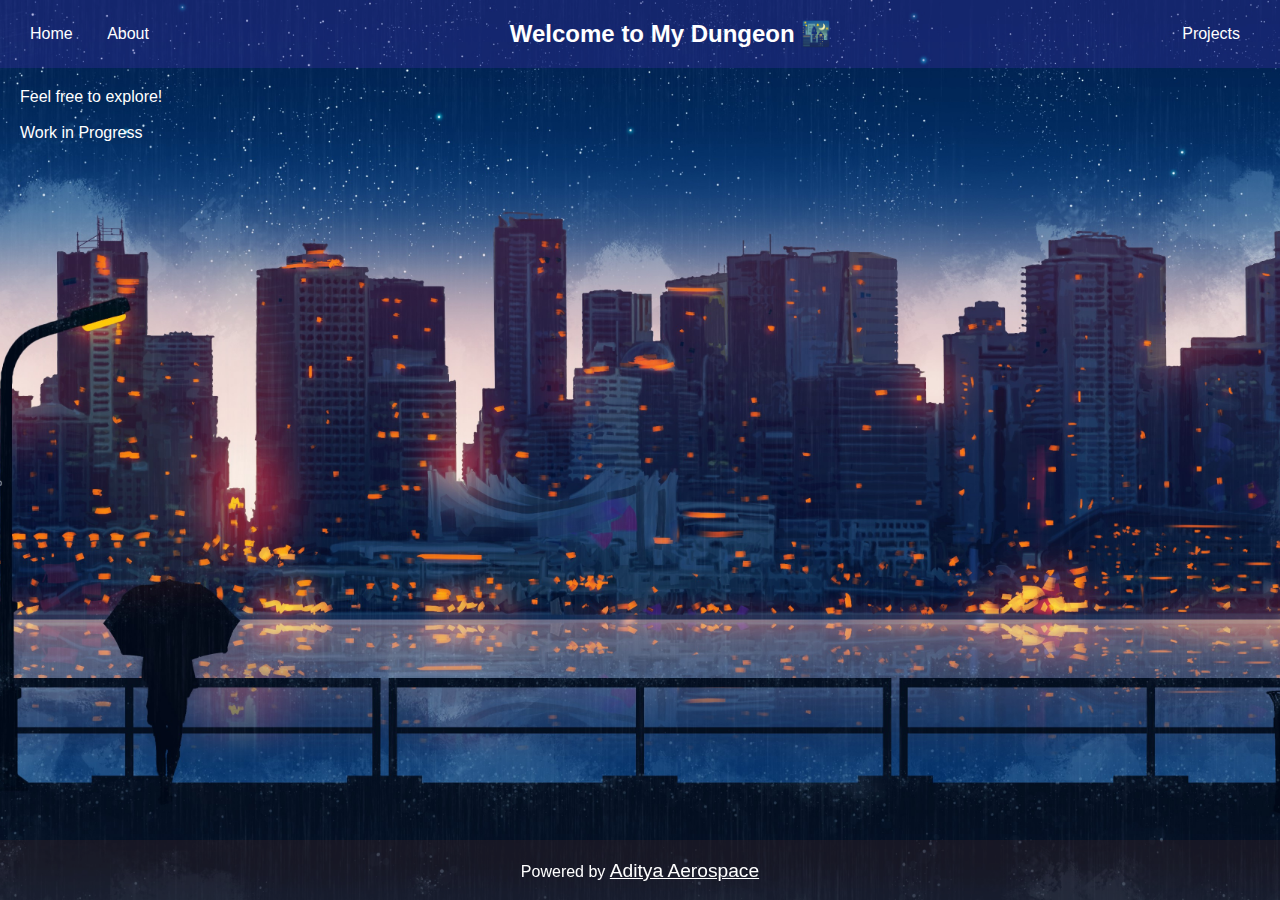
<file: index.html>
<!DOCTYPE html>
<html lang="en">
<head>
    <meta charset="UTF-8">
    <title>My Dungeon</title>
    <link rel="icon" href="ICOs/milky-way.ico" type="image/x-icon">
    <link rel="shortcut icon" href="ICOs/milky-way.ico" type="image/x-icon">
    <link rel="stylesheet" href="styles.css">
</head>
<body>
    <header>
        <div class="left-options">
            <nav>
                <ul>
                    <li><a href="index.html">Home</a></li>
                    <li><a href="about.html">About</a></li>
                </ul>
            </nav>
        </div>
        <h1 class="title"><a href="Mat/mat.html" target="_blank">Welcome to My Dungeon 🌃</a></h1>
        <div class="right-option">
            <nav>
                <ul>
                    <li><a href="Projects.html">Projects</a></li>
                </ul>
            </nav>
        </div>
    </header>
    <main>
        <section id="home">
            <p>Feel free to explore!</p>
            <br>
            <p>Work in Progress</p>
        </section>
    </main>
    <footer>
        <p>Powered by <a href="https://www.youtube.com/channel/UCsmh4j36na1zVXco0dhmU4A" target="_blank">Aditya Aerospace</a></p>
    </footer>
</body>
</html>
</file>
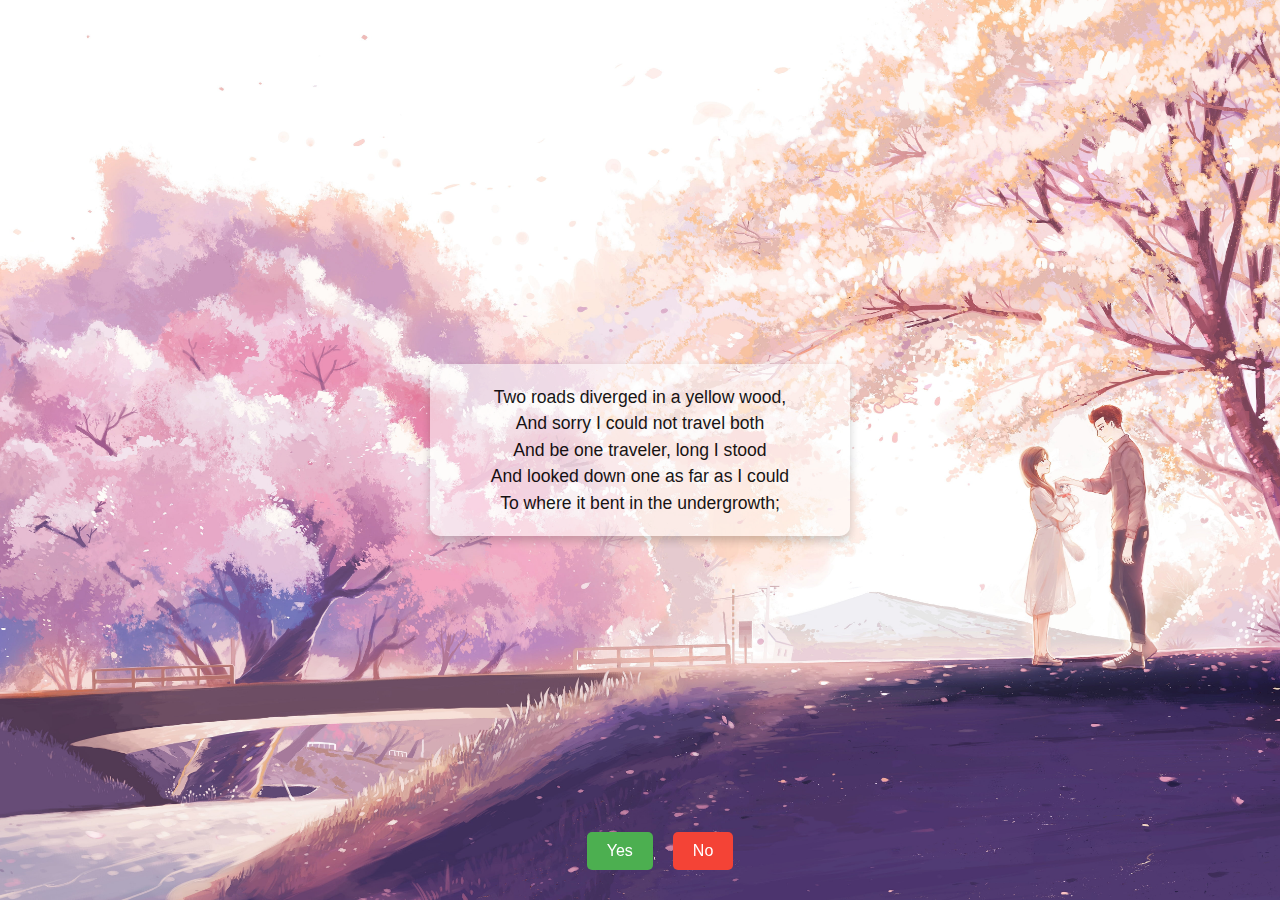
<file: poem/index.html>
<!DOCTYPE html>
<html lang="en">
<head>
    <meta charset="UTF-8">
    <meta name="viewport" content="width=device-width, initial-scale=1.0">
    <title>Poem Page</title>
    <link rel="stylesheet" href="styles.css">
</head>
<body>
    <div class="container">
        <div class="poem-box" id="slide1">
            <p>
                Two roads diverged in a yellow wood,<br>
                And sorry I could not travel both<br>
                And be one traveler, long I stood<br>
                And looked down one as far as I could<br>
                To where it bent in the undergrowth;
            </p>
        </div>
    </div>
    <div class="buttons">
        <button id="yesButton">Yes</button>
        <button id="noButton">No</button>
    </div>
    <div id="thankYouMessage">Thank You!</div> <!-- Glowing message -->
    <script src="script.js"></script>
</body>
</html>
</file>
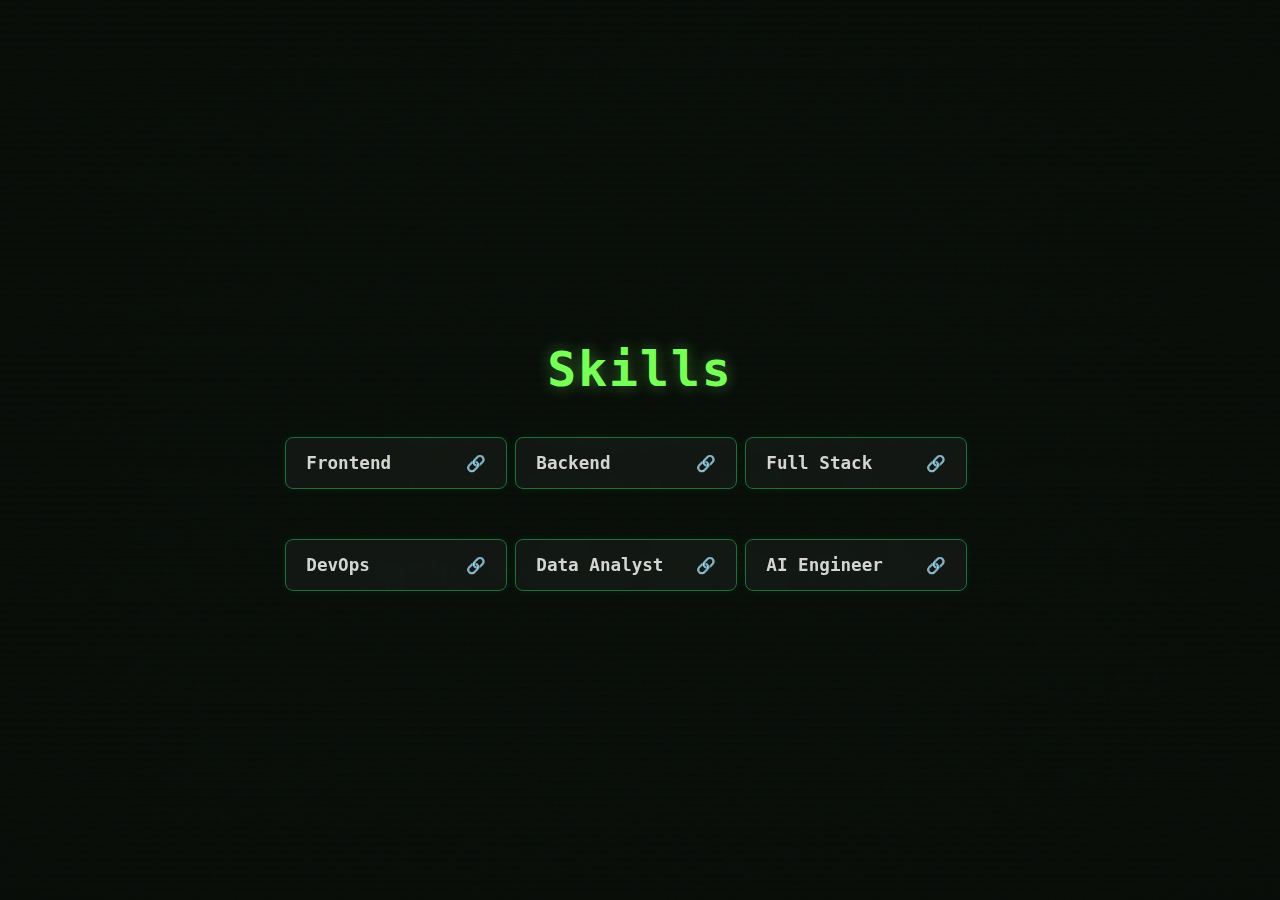
<file: projects/index.html>
<!DOCTYPE html>
<html lang="en">
<head>
    <meta charset="UTF-8">
    <meta name="viewport" content="width=device-width, initial-scale=1.0">
    <title>Skills</title>
    <link rel="stylesheet" href="style.css">
</head>
<body>
    <div class="main">
        <h1 class="title">Skills</h1>
        <div class="container">
            <a href="https://www.google.com" target="_blank" class="grid-item">
                Frontend
                <span class="bookmark-icon">🔗</span>
            </a>
            <a href="https://www.google.com" target="_blank" class="grid-item">
                Backend
                <span class="bookmark-icon">🔗</span>
            </a>
            <a href="https://www.google.com" target="_blank" class="grid-item">
                Full Stack
                <span class="bookmark-icon">🔗</span>
            </a>
            <a href="https://www.google.com" target="_blank" class="grid-item">
                DevOps
                <span class="bookmark-icon">🔗</span>
            </a>
            <a href="https://www.google.com" target="_blank" class="grid-item">
                Data Analyst
                <span class="bookmark-icon">🔗</span>
            </a>
            <a href="https://www.google.com" target="_blank" class="grid-item">
                AI Engineer
                <span class="bookmark-icon">🔗</span>
            </a>
        </div>
    </div>
</body>
</html>
</file>
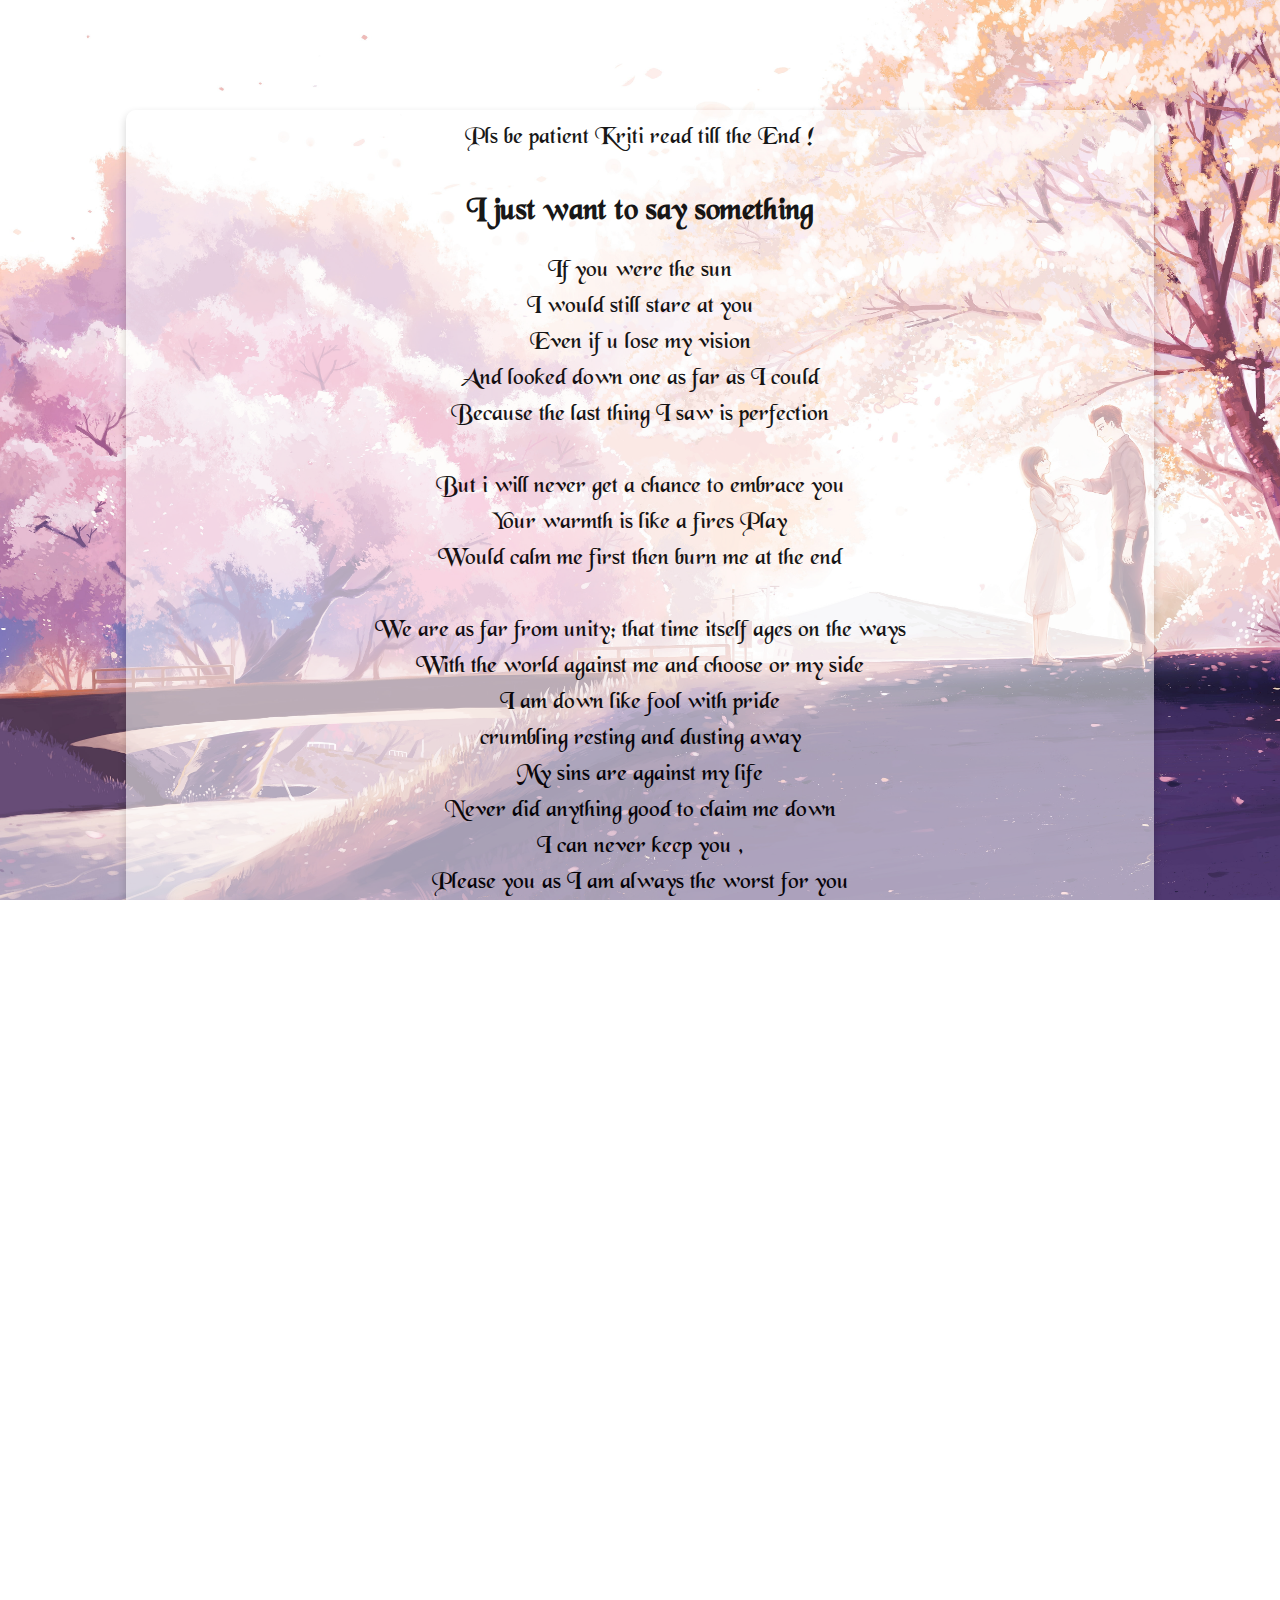
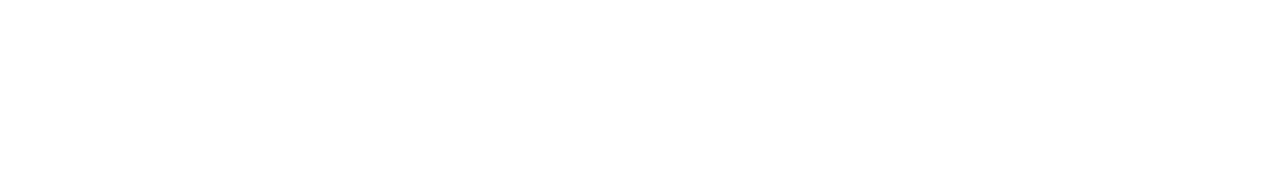
<file: you/index.html>
<!DOCTYPE html>
<html lang="en">
<head>
    <meta charset="UTF-8">
    <meta name="viewport" content="width=device-width, initial-scale=1.0">
    <title>Something to Say</title>
    <link rel="icon" href="heart.ico" type="image/x-icon">
    <link rel="shortcut icon" href="heart.ico" type="image/x-icon">
    <link rel="stylesheet" href="styles.css">
</head>
<body background="background.jpg">

    <div class="container">
        <div class="poem-box" id="slide1">
            <p>Pls be patient Kriti read till the End !<br>
                <br>
            </p>
            <h1>I just want to say something</h1>
            <p>
                If you were the sun<br>
                I would still stare at you<br>
                Even if u lose my vision<br>
                And looked down one as far as I could<br>
                Because the last thing I saw is perfection<br>
                <br>
                But i will never get a chance to embrace you<br>
                Your warmth is like a fires Play<br>
                Would calm me first then burn me at the end<br>
                <br>
                We are as far from unity; that time itself ages on the ways<br>
                With the world against me and choose or my side<br>
                I am down like fool with pride<br>
                crumbling resting and dusting away<br>
                My sins are against my life<br>
                Never did anything good to claim me down<br>
                I can never keep you ,<br>
                Please you as I am always the worst for you<br>
                Fatality follows me<br>
                Happiness never comes near me<br>
                Fearing its own end<br>
                Is something I pretend<br>
                <br>
                <br>
            </p>
            <p>
                I will keep it short and I don't want to waste your time.
                I want to confess something to you. It has been eating me from inside for 3 years.
                Dekho<br>
                I fell in love with you the first time I saw you that was in class 10th. And with God's grace we became friends.
                I did not had the courage to ask you but deep in my heart I praised every small action of yours.
                For me you are the most beautifull person in the world. And The great Artist that ever lived.<br>
                <br>
                I dont want to affect you .. for some people love is like spoiling each other life . I want to spoil you too in such a way that whenever you feel lonely i would be there for you to support you . I want myself to be yours that you can always count on me . I want ki it should be me and you against the problem<br>
                <br>
                For me you will be the Greatest Artist till my death. Will you shape my life for me.<br>
                <br>
                Will you be my Partner for Rest of your Life and shape my future the way you like ??
                <br>
                <br>
                <button id="yesButton">Yes</button>
                <button id="noButton">No</button>
            </p>
        </div>
    </div>
    <script src="script.js"></script>
</body>
</html>
</file>
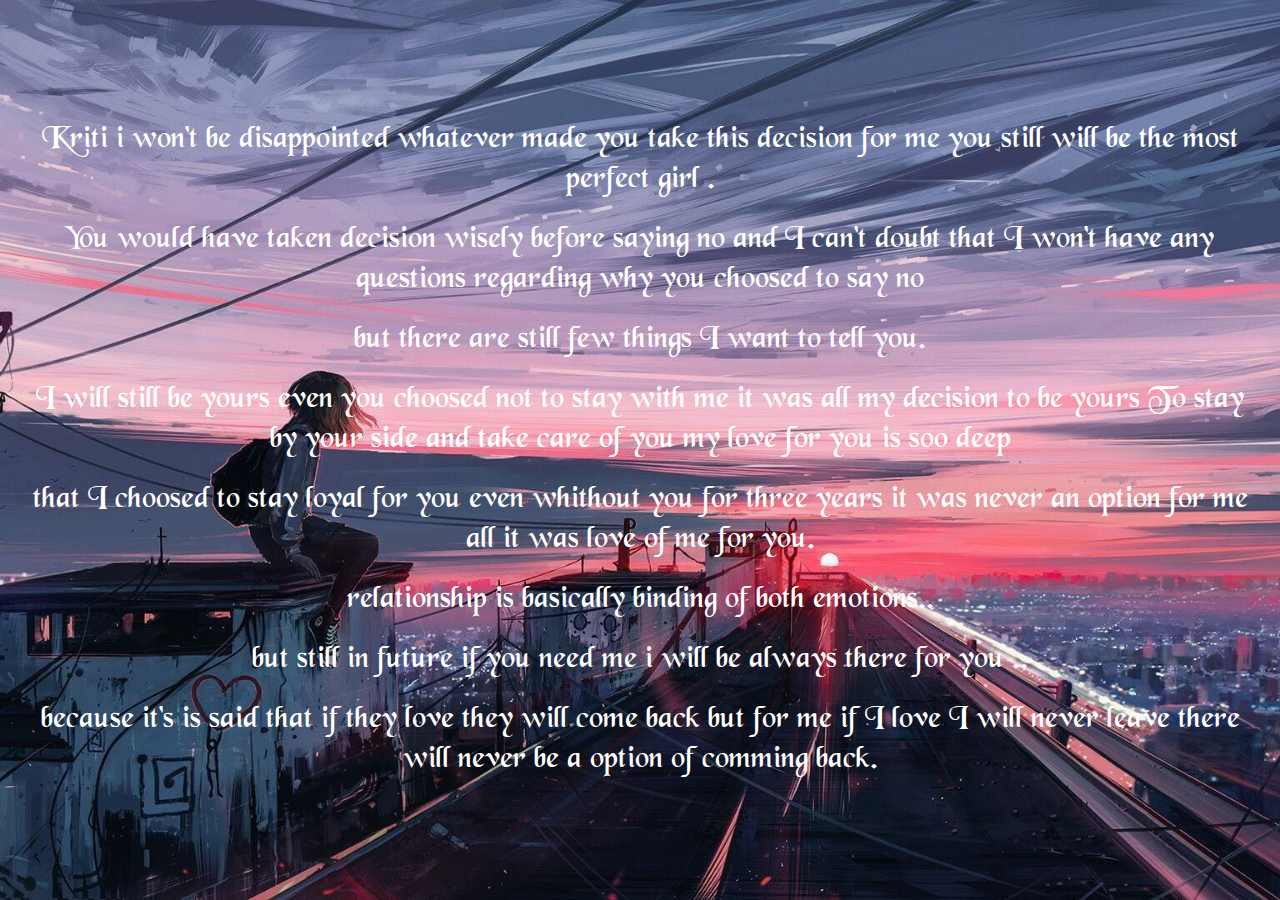
<file: you/no/index.html>
<!DOCTYPE html>
<html lang="en">
<head>
    <meta charset="UTF-8">
    <meta name="viewport" content="width=device-width, initial-scale=1.0">
    <title>This is how our Tale ends</title>
    <link rel="icon" href="ss.ico" type="image/x-icon">
    <link rel="shortcut icon" href="ss.ico" type="image/x-icon">
    <link rel="stylesheet" href="styles.css">
</head>
<body>
    <div class="container">
        <div class="text" id="text">
            <p>Kriti i won't be disappointed whatever made you take this decision for me you still will be the most perfect girl . <br></p>
            <p>You would have taken decision wisely before saying no and I can't doubt that I won't have any questions regarding why you choosed to say no <br></p>
            <p> but there are still few things I want to tell you.<br></p>
            <p> I will still be yours even you choosed not to stay with me it was all my decision to be yours To stay by your side and take care of you my love for you is soo deep <br></p>
            <p> that I  choosed to stay loyal for you even whithout you for three years it was never an option for me all it was love of me for you.<br></p>
            <p> relationship is basically binding of both emotions.. <br></p>
            <p> but still in future if you need me i will be always there for you .. <br></p>
            <p> because it's is said that if they love they will come back but for me if I love I will never leave there will never be a option of comming back.</p>
        </div>
    </div>
    <script src="script.js"></script>
</body>
</html>
</file>
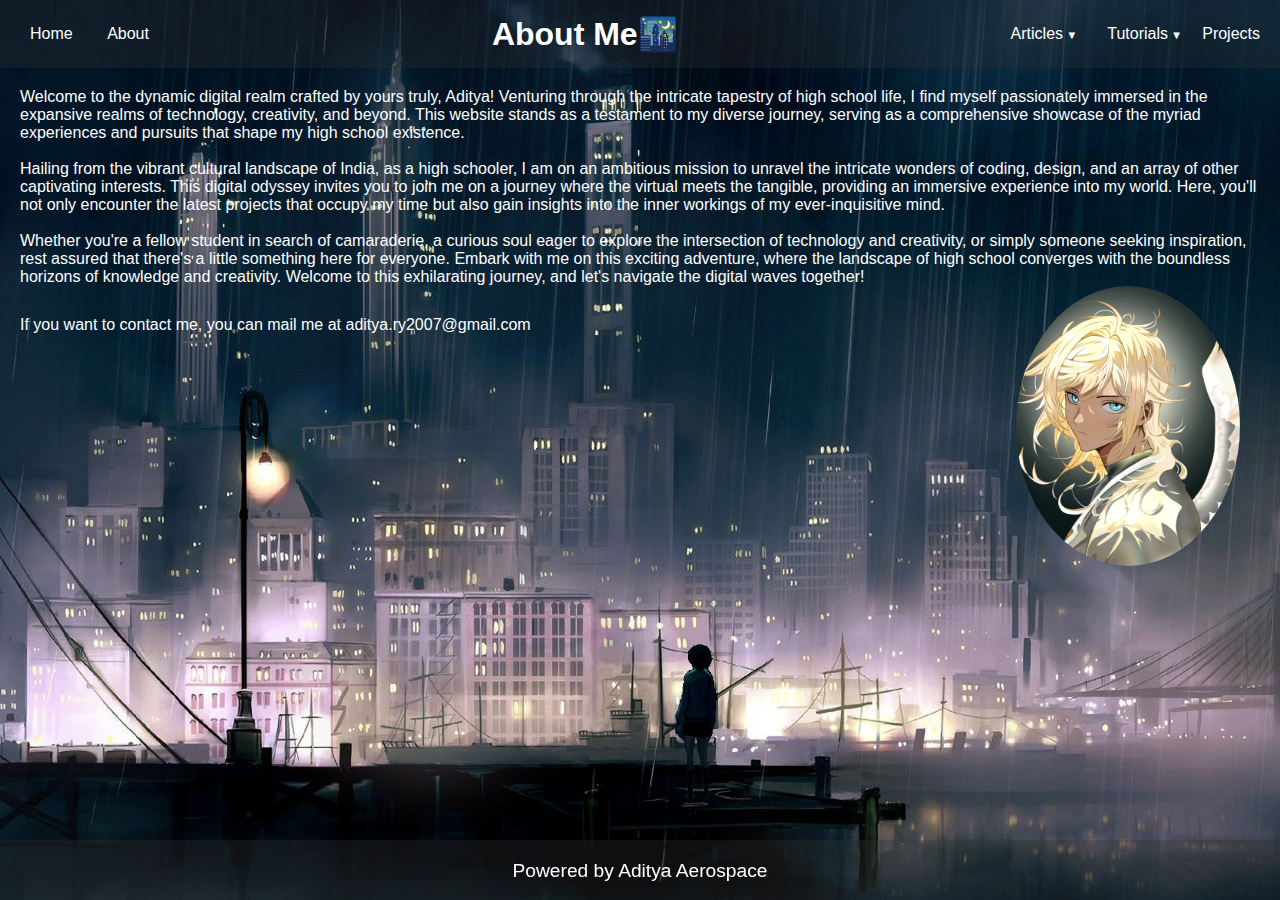
<file: about.html>
<!DOCTYPE html>
<html lang="en">
<head>
    <meta name="viewport" content="width=device-width, initial-scale=1.0" charset="UTF-8">
    <title>About Me</title>
    <link rel="icon" href="ICOs/candle.ico" type="image/x-icon">
    <link rel="shortcut icon" href="ICOs/candle.ico" type="image/x-icon">
    <link rel="stylesheet" href="stylesA.css">
</head>
<body>
    <header>
        <div class="left-options">
            <nav>
                <ul>
                    <li><a href="index.html">Home</a></li>
                    <li><a href="about.html">About</a></li>
                </ul>
            </nav>
        </div>
        <h1 class="title"><a href="Mat/mat.html" target="_blank">About Me🌃</a></h1>
        <div class="right-option">
            <nav>
                <ul>
                    <li class="dropdown">
                        <a href="#">Articles</a>
                        <ul class="dropdown-content">
                            <li class="dropdown">
                                <a href="#">Physics</a>
                                <ul class="dropdown-content">
                                    <li><a href="#">Quantum Mechanics</a></li>
                                    <li><a href="#">Newtonian Physics</a></li>
                                    <li><a href="#">Particle Physics</a></li>
                                </ul>
                            </li>
                            <li class="dropdown">
                                <a href="#">Chemistry</a>
                                <ul class="dropdown-content">
                                    <li><a href="#">Organic Chemistry</a></li>
                                    <li><a href="#">Inorganic Chemistry</a></li>
                                    <li><a href="#">Physical Chemistry</a></li>
                                </ul>
                            </li>
                            <li class="dropdown">
                                <a href="#">Mathematics</a>
                                <ul class="dropdown-content">
                                    <li><a href="#">Calculus</a></li>
                                    <li><a href="#">Algebra</a></li>
                                    <li><a href="#">Statistics</a></li>
                                </ul>
                            </li>
                        </ul>
                    </li>
                </ul>
            </nav>
            <nav>
                <ul>
                    <li class="dropdown">
                        <a href="#">Tutorials</a>
                        <ul class="dropdown-content">
                            <li>
                                <a href="#">Cyber Security</a>
                               <!---- <ul class="dropdown-content">
                                    <li><a href="#">Ethical Hacking</a></li>
                                    <li><a href="#">Network Security</a></li>
                                    <li><a href="#">Cryptography</a></li>
                                </ul>-->
                            </li>
                            <li>
                                <a href="#">Coding</a>
                               <!---- <ul class="dropdown-content">
                                    <li><a href="#">Python</a></li>
                                    <li><a href="#">JavaScript</a></li>
                                    <li><a href="#">C++</a></li>
                                </ul>-->
                            </li>
                            <li class="dropdown">
                                <a href="#">Electronics</a>
                                <ul class="dropdown-content">
                                    <li><a href="#">Arduino</a></li>
                                    <li><a href="#">Transistor Circuitry</a></li>
                                </ul>
                            </li>
                        </ul>
                    </li>
                </ul>
            </nav>
            <a href="Projects.html">Projects</a>
        </div>
    </header>
    <main>
        <section id="about">
                <div class="text">
                    <p>Welcome to the dynamic digital realm crafted by yours truly, Aditya! Venturing through the intricate tapestry of high school life, I find myself passionately immersed in the expansive realms of technology, creativity, and beyond. This website stands as a testament to my diverse journey, serving as a comprehensive showcase of the myriad experiences and pursuits that shape my high school existence.</p>
                    <br><p>Hailing from the vibrant cultural landscape of India, as a high schooler, I am on an ambitious mission to unravel the intricate wonders of coding, design, and an array of other captivating interests. This digital odyssey invites you to join me on a journey where the virtual meets the tangible, providing an immersive experience into my world. Here, you'll not only encounter the latest projects that occupy my time but also gain insights into the inner workings of my ever-inquisitive mind.</p>
                    <br><p>Whether you're a fellow student in search of camaraderie, a curious soul eager to explore the intersection of technology and creativity, or simply someone seeking inspiration, rest assured that there's a little something here for everyone. Embark with me on this exciting adventure, where the landscape of high school converges with the boundless horizons of knowledge and creativity. Welcome to this exhilarating journey, and let's navigate the digital waves together!                    </p>
                </div>
                <div class="about-content">
                    <div class="image-container">
                        <BR CLEAR=”right” />
                        <img src="ICOs/pic.png" alt="Lol" class="circular-image">
                    </div>
            </div>
        </section>
        <section id="contact">
            <div class="Contact Info">
                <p>If you want to contact me, you can mail me at aditya.ry2007@gmail.com</p>
            </div>
        </section>
    </main>
    <footer>
        <p><a>Powered by <a href="https://www.youtube.com/channel/UCsmh4j36na1zVXco0dhmU4A" target="_blank">Aditya Aerospace</a></p>
    </footer>
</body>
</html>
</file>
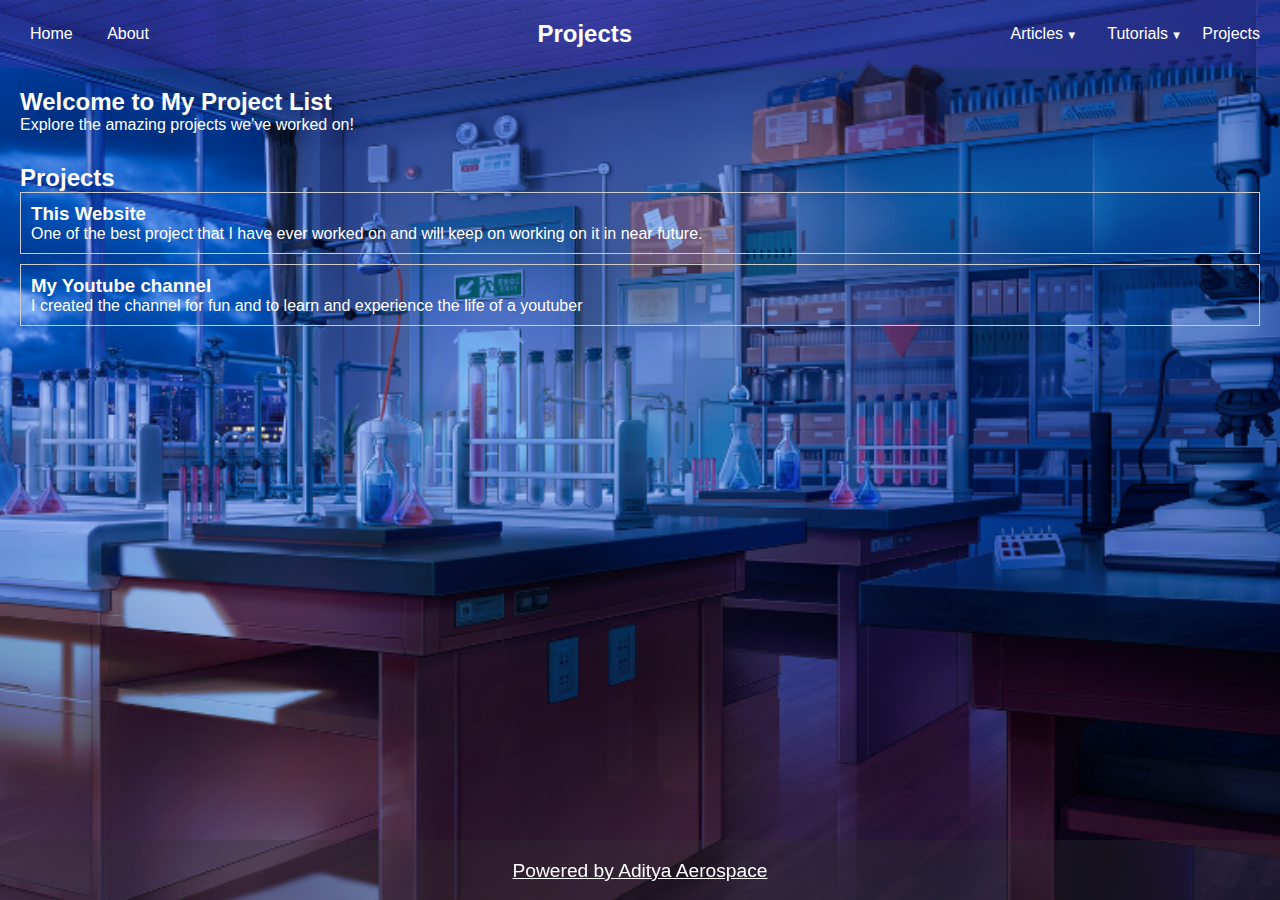
<file: Projects.html>
<!DOCTYPE html>
<html lang="en">
<head>
    <meta name="viewport" content="width=device-width, initial-scale=1.0" charset="UTF-8">
    <title>Project Hub</title>
    <link rel="icon" href="ICOs/antenna.ico" type="image/x-icon">
    <link rel="shortcut icon" href="ICOs/antenna.ico" type="image/x-icon">
    <link rel="stylesheet" href="stylesP.css">
</head>
<body>
    <header>
        <div class="left-options">
            <nav>
                <ul>
                    <li><a href="index.html">Home</a></li>
                    <li><a href="about.html">About</a></li>
                </ul>
            </nav>
        </div>
        <h1 class="title"><a href="Mat/mat.html" target="_blank">Projects </a></h1>
        <div class="right-option">
            <nav>
                <ul>
                    <li class="dropdown">
                        <a href="#">Articles</a>
                        <ul class="dropdown-content">
                            <li class="dropdown">
                                <a href="#">Physics</a>
                                <ul class="dropdown-content">
                                    <li><a href="#">Quantum Mechanics</a></li>
                                    <li><a href="#">Newtonian Physics</a></li>
                                    <li><a href="#">Particle Physics</a></li>
                                </ul>
                            </li>
                            <li class="dropdown">
                                <a href="#">Chemistry</a>
                                <ul class="dropdown-content">
                                    <li><a href="#">Organic Chemistry</a></li>
                                    <li><a href="#">Inorganic Chemistry</a></li>
                                    <li><a href="#">Physical Chemistry</a></li>
                                </ul>
                            </li>
                            <li class="dropdown">
                                <a href="#">Mathematics</a>
                                <ul class="dropdown-content">
                                    <li><a href="#">Calculus</a></li>
                                    <li><a href="#">Algebra</a></li>
                                    <li><a href="#">Statistics</a></li>
                                </ul>
                            </li>
                        </ul>
                    </li>
                </ul>
            </nav>
            <nav>
                <ul>
                    <li class="dropdown">
                        <a href="#">Tutorials</a>
                        <ul class="dropdown-content">
                            <li>
                                <a href="#">Cyber Security</a>
                               <!---- <ul class="dropdown-content">
                                    <li><a href="#">Ethical Hacking</a></li>
                                    <li><a href="#">Network Security</a></li>
                                    <li><a href="#">Cryptography</a></li>
                                </ul>-->
                            </li>
                            <li>
                                <a href="#">Coding</a>
                               <!---- <ul class="dropdown-content">
                                    <li><a href="#">Python</a></li>
                                    <li><a href="#">JavaScript</a></li>
                                    <li><a href="#">C++</a></li>
                                </ul>-->
                            </li>
                            <li class="dropdown">
                                <a href="#">Electronics</a>
                                <ul class="dropdown-content">
                                    <li><a href="#">Arduino</a></li>
                                    <li><a href="#">Transistor Circuitry</a></li>
                                </ul>
                            </li>
                        </ul>
                    </li>
                </ul>
            </nav>
            <a href="Projects.html">Projects</a>
        </div>
    </header>
    <main>
        <section id="home">
            <h2>Welcome to My Project List</h2>
            <p>Explore the amazing projects we've worked on!</p>
        </section>
        <section id="projects">
            <h2>Projects</h2>
            <div class="project">
                <h3>This Website</h3>
                <p>One of the best project that I have ever worked on and will keep on working on it in near future.</p>
            </div>
            <div class="project">
                <h3>My Youtube channel</h3>
                <p>I created the channel for fun and to learn and experience the life of a youtuber</p>
            </div>
        </section>
    </main>
    <footer>
        <p><a>Powered by <a href="https://www.youtube.com/channel/UCsmh4j36na1zVXco0dhmU4A" target="_blank">Aditya Aerospace</a></p>
    </footer>
</body>
</html>
</file>
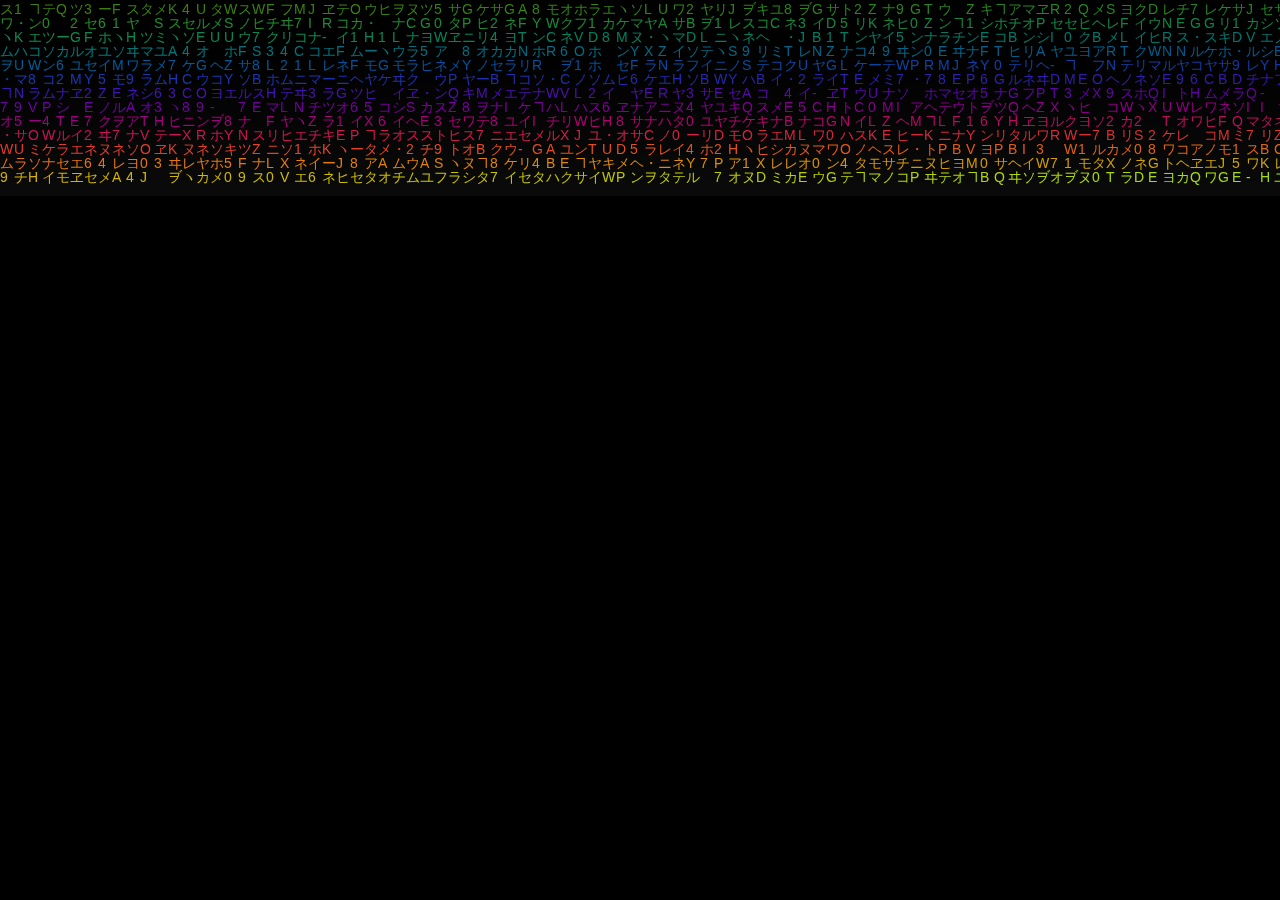
<file: Mat/mat.html>
<!DOCTYPE html>
<html>
    <head>
        <meta charset="utf-8">
        <link rel="stylesheet" type="text/css" href="style.css">
        <title>The Matrix</title>
    </head>
<body>
    <canvas id="c"></canvas>
    <script src="script.js"></script>
</body>
</html>
</file>
<file: styles.css>
body, h1, h2, h3, p, ul {
    margin: 0;
    padding: 0;
}

body {
    font-family: Arial, sans-serif;
    background-image: url('Backgrounds/background2.jpg'); 
    background-size: cover;
    background-position: center;
    background-attachment: fixed;
    color: #fff;
}

header {
    background-color: rgba(65, 48, 176, 0.3); 
    color: #fff;
    padding: 15px 20px;
    display: flex;
    justify-content: space-between;
    align-items: center;
    font-size: medium;
}

header a {
    color: #fff; 
    text-decoration: none;
}

nav ul {
    list-style: none;
    margin: 0;
    padding: 0;
}

nav ul li {
    display: inline-block;
    position: relative;
    margin-right: 10px;
}

nav ul li a {
    color: #fff;
    text-decoration: none;
    padding: 10px; /* Padding for header items */
    display: block;
}

nav ul li a:hover, nav ul li:hover > a {
    background-color: transparent; /* Remove background color on hover */
}

nav ul li.dropdown > a::after {
    content: " ▼";
    font-size: 0.7em;
    align-items: center;    

}

nav ul ul {
    display: none;
    position: absolute;
    top: 100%; /* Position the dropdown menu below its parent menu item */
    left: 0; /* Position the dropdown menu to the left of its parent menu item */
    background-color: rgba(65, 48, 176, 0.3); /* Background color for dropdown */
    padding: 0;
    opacity: 1; /* Make the dropdown visible */
    width: 160px; /* Adjust this width to make the menu larger */
}

nav ul ul li {
    display: block;
    width: 100%;
}

nav ul ul li a {
    padding: 15px 20px; /* Increased padding for dropdown menu items */
}

nav ul ul ul {
    top: 0; /* Lower the secondary dropdown menu */
    left: -100%; /* Position the submenu to the left of its parent menu item */
    width: 160px; /* Adjust this width to make the submenu larger */
}

nav ul li:hover > ul {
    display: block; /* Show the dropdown menu on hover */
}

main {
    padding: 20px;
    flex: 1;
}

section {
    margin-bottom: 30px;
}

h1 {
    font-size: 24px;
    text-align: center;
    flex-grow: 1;
}

.project {
    border: 1px solid #ccc;
    padding: 10px;
    margin-bottom: 10px;
}

footer {
    background-color: rgba(70, 39, 39, 0.3);
    color: #fff;
    text-align: center;
    padding: 20px 0;
    position: fixed;
    bottom: 0;
    width: 100%;
    height: 20px;   /* Height of the footer */
}

footer a {
    color: #fff; 
    text-decoration: underline; 
    font-size: larger;
}

.left-options, .right-option {
    display: flex;
    align-items: center; /* Ensure vertical alignment */
}

.right-option {
    display: flex;
    align-items: center; /* Ensure vertical alignment */
}

.title {
    flex-grow: 1;
    text-align: center;
}
</file>
<file: poem/styles.css>
body, html {
    height: 100%;
    margin: 0;
    font-family: Arial, sans-serif;
}

.container {
    background-image: url('background.jpg'); /* Replace with your image file path */
    height: calc(100%); /* Adjust height to accommodate buttons */
    width: calc(100%);
    background-position: center;
    background-repeat: no-repeat;
    background-size: cover;
    display: flex;
    justify-content: center;
    align-items: center;
    position: relative;
}

.poem-box {
    background: rgba(255, 255, 255, 0.6);
    padding: 20px;
    border-radius: 10px;
    box-shadow: 0 4px 8px rgba(0, 0, 0, 0.2);
    width: 380px;
    text-align: center;
    opacity: 0.9; /* Start semi-transparent */
    transition: opacity 0.5s, transform 0.5s, z-index 0.5s; /* Transition effect */
    position: absolute;
    top: 50%;
    left: 50%;
    transform: translate(-50%, -50%);
}

.poem-box p {
    margin: 0;
    font-size: 1.1em;
    line-height: 1.5;
}

.buttons {
    display: flex;
    justify-content: center;
    gap: 20px;
    margin: 20px;
    position: fixed;
    bottom: 10px;
    width: 100%;
}

button {
    padding: 10px 20px;
    font-size: 16px;
    border: none;
    border-radius: 5px;
    cursor: pointer;
}

#yesButton {
    background-color: #4CAF50; /* Green */
    color: white;
}

#noButton {
    background-color: #f44336; /* Red */
    color: white;
}

#thankYouMessage {
    position: fixed;
    top: 50%;
    left: 50%;
    transform: translate(-50%, -50%);
    font-size: 6em;
    color: white;
    text-shadow: 0 0 10px #c6af49, 0 0 20px #4CAF50, 0 0 30px #4CAF50, 0 0 40px #4CAF50;
    opacity: 0;
    transition: opacity 1s;
    z-index: 1000; /* Ensure it's on top */
}
</file>
<file: projects/style.css>
/* --- Global Styles and Dark Theme --- */
body {
    margin: 0;
    padding: 0;
    min-height: 100vh;

    background:
        linear-gradient(rgba(10, 15, 10, 0.85), rgba(10, 15, 10, 0.85)),
        url("background.png") center/cover no-repeat fixed;

    color: #d4d4d4;
    font-family: "JetBrains Mono", Consolas, monospace;

    display: flex;
    flex-direction: column;
    align-items: center;
    justify-content: center;
}

/* --- Title Styling --- */
.title {
    font-size: 3em;
    font-weight: 700;
    letter-spacing: 2px;
    color: #77ff58;
    text-shadow: 0 0 15px rgba(119, 255, 88, 0.4);
    margin-bottom: 40px;
    text-align: center;
}

/* --- Grid Container Layout --- */
.container {
    display: grid;
    grid-template-columns: repeat(3, minmax(180px, 1fr)); /* narrower boxes */
    gap: 50px;                 /* spacing between boxes */
    max-width: 900px;           /* overall grid max width */
    width: 90%;
    justify-items: center;       /* centers items horizontally */
    align-items: center;         /* centers items vertically */
}

/* --- Box Styling (Grid Items) --- */
.grid-item {
    text-decoration: none;
    color: #d4d4d4;

    background: rgba(25, 30, 25, 0.6);
    backdrop-filter: blur(8px);
    border: 1.6px solid #1f6f3c;
    border-radius: 8px;
    padding: 15px 20px;         /* slim height, narrow width */
    width: 100%;
    max-width: 220px;            /* limits horizontal expansion */
    text-align: center;

    display: flex;
    justify-content: space-between;
    align-items: center;

    font-size: 1.1em;
    font-weight: 600;
    cursor: pointer;

    transition: all 0.25s ease;
    box-shadow: 0 0 8px rgba(0, 255, 100, 0.08);
}

/* --- Hover Effect --- */
.grid-item:hover {
    background: rgba(30, 40, 30, 0.85);
    border-color: #77ff58;
    box-shadow: 0 0 15px rgba(119, 255, 88, 0.25);
    transform: translateY(-3px);  /* subtle lift */
}

/* --- Bookmark/Link Icon Styling --- */
.bookmark-icon {
    font-size: 0.9em;
    color: #a0a0a0;
}

/* --- Responsiveness --- */
@media (max-width: 900px) {
    .container {
        grid-template-columns: repeat(2, minmax(180px, 1fr));
    }
}

@media (max-width: 600px) {
    .container {
        grid-template-columns: 1fr;
    }

    .title {
        font-size: 2em;
        margin-bottom: 25px;
    }
}
</file>
<file: you/styles.css>
@font-face {
    font-family: 'MyCustomFont';
    src: url('BLKCHCRY.TTF') format('truetype');
    font-weight: normal;
    font-style: normal;
}

body, html {
    background-image: url('background.jpg'); /* Replace with your image file path */
    height: 100%;
    width: 100%;
    background-position: center;
    background-repeat: no-repeat;
    background-size: cover; /* Ensure the image covers the entire background */
    background-attachment: fixed; /* Keeps the background fixed while scrolling */
    margin: 0;
    font-family: 'MyCustomFont', Arial, sans-serif;
    overflow-y: auto; /* Allow vertical scrolling */
}

.container {
    width: 100%;
    padding: 10px; /* Adjust padding to ensure contents don't touch the edges */
    box-sizing: border-box; /* Ensure padding is included in the width */
}

.poem-box {
    background: rgba(255, 255, 255, 0.6);
    padding: 10px;
    border-radius: 10px;
    box-shadow: 0 4px 8px rgba(0, 0, 0, 0.2);
    width: 80%; /* Adjust width as needed */
    max-width: 380svh; /* Ensure it doesn't get too wide on large screens */
    margin: 100px auto; /* Center it horizontally and add top margin */
    text-align: center;
    opacity: 0.9; /* Start semi-transparent */
    transition: opacity 0.5s, transform 0.5s, z-index 0.5s; /* Transition effect */
}

.poem-box p {
    margin: 0;
    font-size: 1.5em;
    line-height: 1.5;
}

.poem-box h1 {
    margin-top: 0;
}

button {
    padding: 10px 20px;
    font-size: 16px;
    border: none;
    border-radius: 5px;
    cursor: pointer;
    margin: 5px;
}

#yesButton {
    background-color: #4CAF50; /* Green */
    color: white;
}

#noButton {
    background-color: #f44336; /* Red */
    color: white;
}
</file>
<file: you/no/styles.css>
@font-face {
    font-family: 'MyCustomFont';
    src: url('BLKCHCRY.TTF') format('truetype');
    font-weight: normal;
    font-style: normal;
}

body, html {
    margin: 0;
    padding: 0;
    height: 100%;
    width: 100%;
    background-image: url('background.jpg'); /* Replace with your image file path */
    background-size: cover;
    background-position: center;
    display: flex;
    justify-content: center;
    align-items: center;
    font-family: 'MyCustomFont', Arial, sans-serif;
    overflow: hidden; /* Prevents unwanted scrolling */
}

.container {
    width: 100%;
    text-align: center;
    max-height: 100vh; /* Ensures container doesn't exceed viewport height */
    overflow-y: scroll; /* Allows scrolling within the container */
    padding: 20px;
    box-sizing: border-box;
    color: white;
}

.text p {
    font-size: 2em;
    margin: 20px 0;
    opacity: 0; /* Initially hidden */
    transition: opacity 1s ease-in-out; /* Smooth transition for fade effect */
}
</file>
<file: stylesA.css>
body, h1, h2, h3, p, ul {
    margin: 0;
    padding: 0;
}

body {
    font-family: Arial, sans-serif;
    background-image: url('Backgrounds/About.jpg');
    background-size: cover;
    background-position: center;
    background-attachment: fixed;
    color: #fff;
    margin: 0;
}

header {
    background-color: rgba(51, 51, 51, 0.3); 
    color: #fff;
    padding: 15px 20px;
    display: flex;
    justify-content: space-between;
    align-items: center;
    font-size: medium;
}

header a {
    color: #fff; 
    text-decoration: none;
}

nav ul {
    list-style: none;
    margin: 0;
    padding: 0;
}

nav ul li {
    display: inline-block;
    position: relative;
    margin-right: 10px;
}

nav ul li a {
    color: #fff;
    text-decoration: none;
    padding: 10px; /* Padding for header items */
    display: block;
}

nav ul li a:hover, nav ul li:hover > a {
    background-color: transparent; /* Remove background color on hover */
}

nav ul li.dropdown > a::after {
    content: " ▼";
    font-size: 0.7em;
    align-items: center;    

}

nav ul ul {
    display: none;
    position: absolute;
    top: 100%; /* Position the dropdown menu below its parent menu item */
    left: 0; /* Position the dropdown menu to the left of its parent menu item */
    background-color: rgba(65, 48, 176, 0.3); /* Background color for dropdown */
    padding: 0;
    opacity: 1; /* Make the dropdown visible */
    width: 160px; /* Adjust this width to make the menu larger */
}

nav ul ul li {
    display: block;
    width: 100%;
}

nav ul ul li a {
    padding: 15px 20px; /* Increased padding for dropdown menu items */
}

nav ul ul ul {
    top: 0; /* Lower the secondary dropdown menu */
    left: -100%; /* Position the submenu to the left of its parent menu item */
    width: 160px; /* Adjust this width to make the submenu larger */
}

nav ul li:hover > ul {
    display: block; /* Show the dropdown menu on hover */
}


main {
    padding: 20px;
    font-size: medium;
}

section {
    margin-bottom: 30px;
}

h2 {
    font-size: 24px;
    margin-bottom: 10px;
}

.project {
    border: 1px solid #ccc;
    padding: 10px;
    margin-bottom: 10px;
}

.image-container {
    display: flex;
    justify-content: flex-end; 
    width: 35%;
    position: fixed;
    right: 40px;
}

.circular-image {
    border-radius: 50%;
    width: 50%; /* Ensure the image takes up the entire circular container */  
}

footer {
    background-color: rgba(51, 51, 51, 0.3);
    color: #fff;
    text-align: center;
    padding: 20px 0;
    position: fixed;
    bottom: 0;
    width: 100%;
    height: 20px;   /* Height of the footer */
}

footer a {
    color: #fff;
    text-decoration: none;
    font-size: larger;
}
.left-options, .right-option {
    display: flex;
    align-items: center; /* Ensure vertical alignment */
}

.right-option {
    display: flex;
    align-items: center; /* Ensure vertical alignment */
}

.title {
    flex-grow: 1;
    text-align: center;
}
</file>
<file: stylesP.css>
body, h1, h2, h3, p, ul {
    margin: 0;
    padding: 0;
}

body {
    font-family: Arial, sans-serif;
    background-image: url('Backgrounds/lab.png'); 
    background-size: cover;
    background-position: center;
    background-attachment: fixed;
    color: #fff;
}

header {
    background-color: rgba(65, 48, 176, 0.3); 
    color: #fff;
    padding: 15px 20px;
    display: flex;
    justify-content: space-between;
    align-items: center;
    font-size: medium;
}

header a {
    color: #fff; 
    text-decoration: none;
}

nav ul {
    list-style: none;
    margin: 0;
    padding: 0;
}

nav ul li {
    display: inline-block;
    position: relative;
    margin-right: 10px;
}

nav ul li a {
    color: #fff;
    text-decoration: none;
    padding: 10px; /* Padding for header items */
    display: block;
}

nav ul li a:hover, nav ul li:hover > a {
    background-color: transparent; /* Remove background color on hover */
}

nav ul li.dropdown > a::after {
    content: " ▼";
    font-size: 0.7em;
    align-items: center;    

}

nav ul ul {
    display: none;
    position: absolute;
    top: 100%; /* Position the dropdown menu below its parent menu item */
    left: 0; /* Position the dropdown menu to the left of its parent menu item */
    background-color: rgba(65, 48, 176, 0.3); /* Background color for dropdown */
    padding: 0;
    opacity: 1; /* Make the dropdown visible */
    width: 160px; /* Adjust this width to make the menu larger */
}

nav ul ul li {
    display: block;
    width: 100%;
}

nav ul ul li a {
    padding: 15px 20px; /* Increased padding for dropdown menu items */
}

nav ul ul ul {
    top: 0; /* Lower the secondary dropdown menu */
    left: -100%; /* Position the submenu to the left of its parent menu item */
    width: 160px; /* Adjust this width to make the submenu larger */
}

nav ul li:hover > ul {
    display: block; /* Show the dropdown menu on hover */
}


main {
    padding: 20px;
    flex: 1;
}

section {
    margin-bottom: 30px;
}

h1 {
    font-size: 24px;
    text-align: center;
    flex-grow: 1;
}



.project {
    border: 1px solid #ccc;
    text-emphasis-color: #fff;
    padding: 10px;
    margin-bottom: 10px;
}

footer {
    background-color: rgba(51, 51, 51, 0.3);
    color: #fff;
    text-align: center;
    padding: 20px 0;
    position: fixed;
    bottom: 0;
    width: 100%;
    height: 20px;   /* Height of the footer */
}


footer a {
    color: #fff; 
    text-decoration: underline; 
    font-size: larger;
}
.left-options, .right-option {
    display: flex;
    align-items: center; /* Ensure vertical alignment */
}

.right-option {
    display: flex;
    align-items: center; /* Ensure vertical alignment */
}

.title {
    flex-grow: 1;
    text-align: center;
}
</file>
<file: Mat/style.css>
* {
    margin: 0;
    padding: 0;
}

body {
    background: black;
}

canvas {
    display: block;
}

#color {
    color: #BBB;
    font-family: helvetica, arial, sans-serif;
    font-size: 1.2em;
    position: absolute;
    bottom: 0;
    right: 0;
    z-index: 1000;
}
</file>
